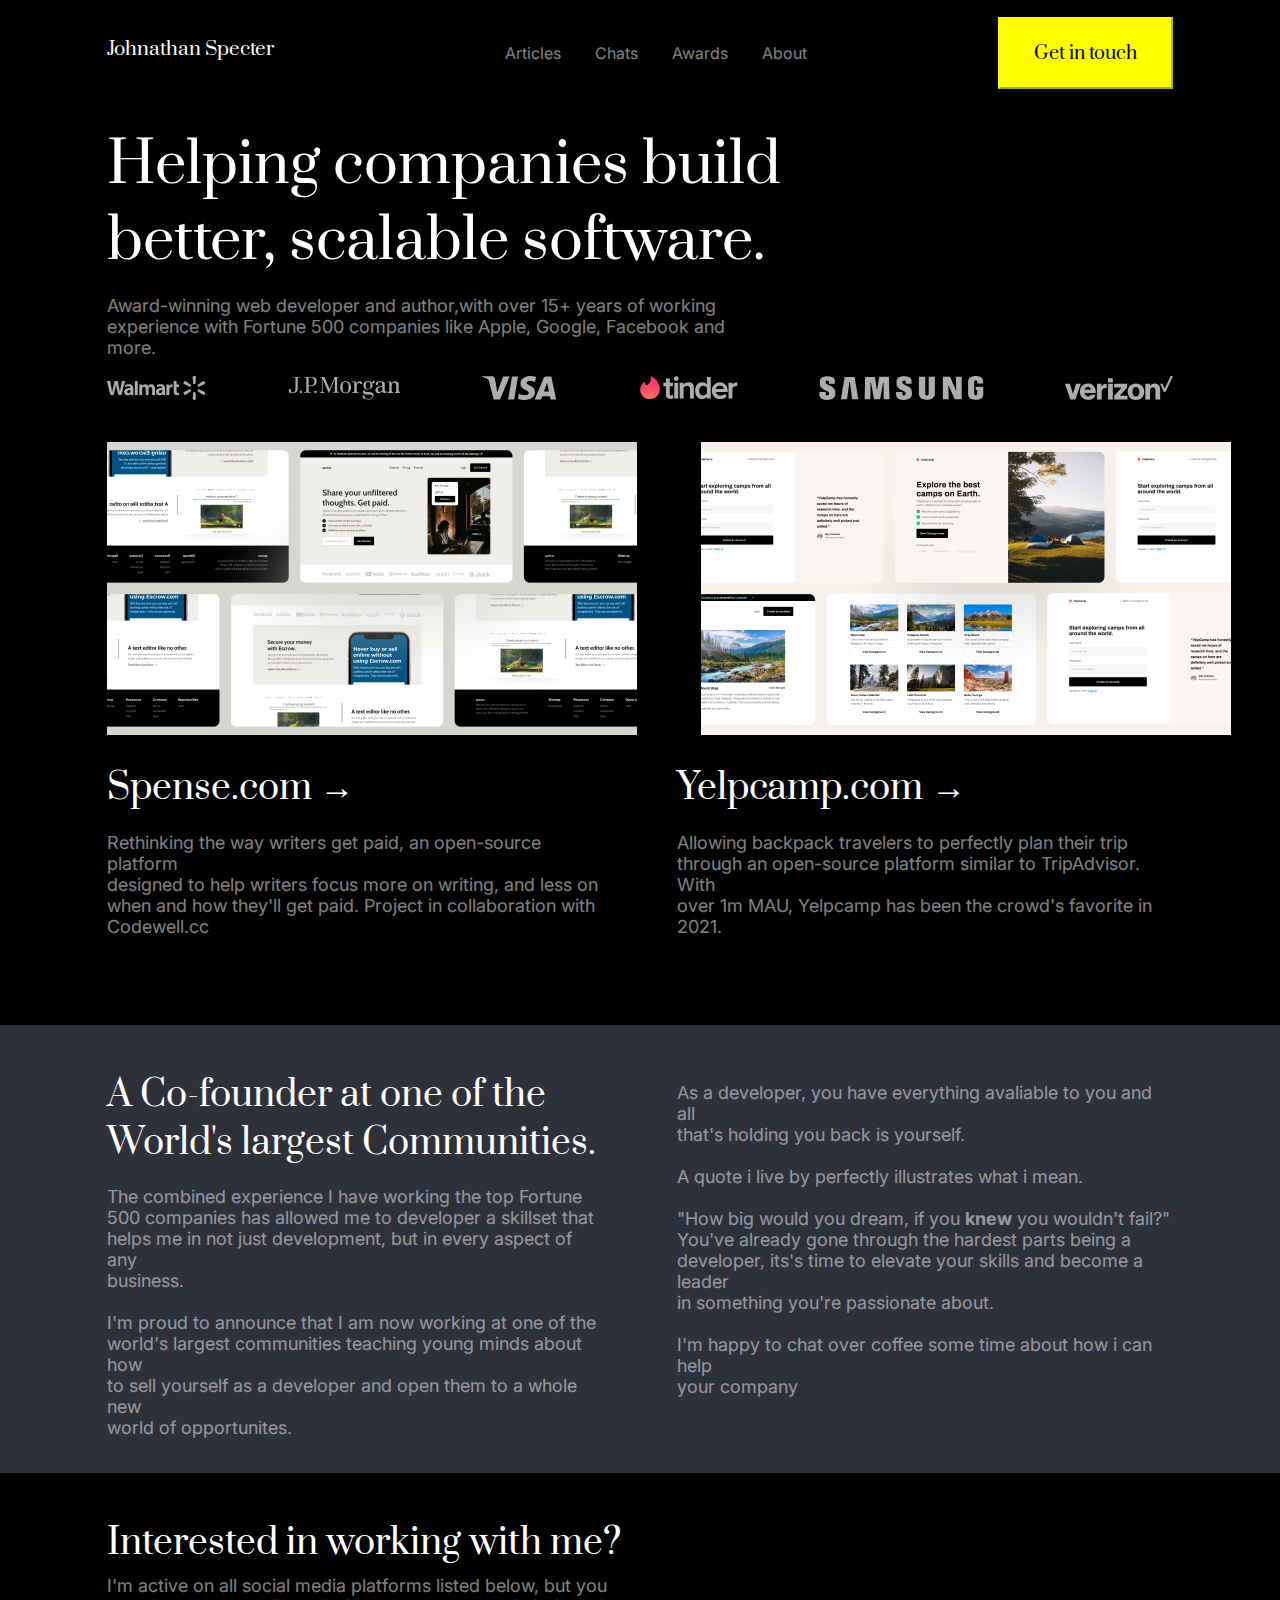
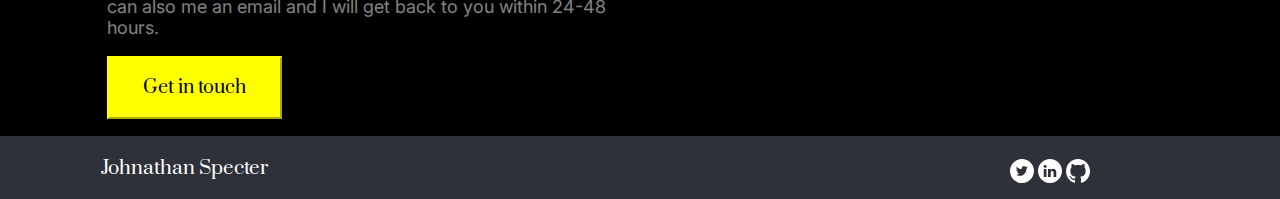
<file: index.html>
<!DOCTYPE html>
<html>
<head>
<meta charset="utf-8">
<meta name="viewport" content="width=device-width, initial-scale=1">
<title>Model Portfolio</title>
<link href='https://fonts.googleapis.com/css?family=Inter' rel='stylesheet'>
    <link href='https://fonts.googleapis.com/css?family=Prata' rel='stylesheet'>
    <link rel="stylesheet" type="text/css" href="Style.css">
</head>
<body>
<div class="black">
<div class="content1">
<header>
<h3>Johnathan Specter</h3>
<nav>
<ul>
<li><a href="#">Articles</a></li>
<li><a href="#">Chats</a></li>
<li><a href="#">Awards</a></li>
<li><a href="#">About</a></li>
</ul>
</nav>
<button class="but1">Get in touch</button>
<div class="ham">
<img src="images\Hamburger Menu.svg" alt="Hamburger Menu">
</div>
</header>
   <h1 class="mh1">Helping companies<br>build better, scalable<br>software.</h1>
<h1 class="h1">Helping companies build<br>better, scalable software.</h1>
<h1 class="th1">Helping companies build<br>better, scalable software.</h1>
<p class="mpara">Award-winning web developer and author,<br>with over 15+ years of working experience <br>with Fortune 500 companies like Apple,<br>Google, Facebook and more.</p>
<p class="tpara">Award-winning web developer and author, with over 15+ years of working<br>experience with Fortune 500 companies like Apple, Google, Facebook and<br>more.</p>
<p class="hpara">Award-winning web developer and author,with over 15+ years of working<br>experience with Fortune 500 companies like Apple, Google, Facebook and<br>more.</p>
<div class="imglogo">

<img class="one" src="images\Walmart.svg" alt="Walmart">
<img class="two" src="images\JP Morgan.svg" alt="JP Morgan">
<img class="three" src="images\Visa.svg" alt="Visa">
<img class="four" src="images\Tinder.svg" alt="Tinder">
<img class="five" src="images\Samsung.svg" alt="Samsung">
<img class="six" src="images\Verizon.svg" alt="Verizon">
</div>
<div class="imglogos">

<img class="one" src="images\Walmart.svg" alt="Walmart">
        <img class="two" src="images\JP Morgan.svg" alt="JP Morgan">
        <img class="three" src="images\Visa.svg" alt="Visa">
        <img class="four" src="images\Tinder.svg" alt="Tinder">
        <img class="five" src="images\Samsung.svg" alt="Samsung">
        <img class="six" src="images\Verizon.svg" alt="Verizon">
</div>
<div class="imgs">
<img src="images\Spense.png" alt="Spense">
        <img src="images\YelpCamp.png" alt="Yelpcamp">
</div>
<div class="para">
<div class="p1">
         <img class="img1" src="images\Spense.png" alt="Spense">
   <h2 class="mh2">Spense.com &#8594;</h2>
   <h2 class="th2">Spense.com &#8594;</h2>
   <h2 class="h2">Spense.com &#8594;</h2>
   <p class="mpara">Rethinking the way writers get paid, an open-<br>source platform designed to help writers<br>focus more on writing, and less on when and<br>how they'll get paid. Project in collaboration<br>with Codewell.cc</p>
   <p class="tpara">Rethinking the way writers get paid, an open-source platform designed to help<br>writers focus more on writing, and less on when and how they'll get paid. Project<br>in collaboration with Codewell.cc</p>
<p class="hpara">Rethinking the way writers get paid, an open-source platform<br>designed to help writers focus more on writing, and less on<br>when and how they'll get paid. Project in collaboration with<br>Codewell.cc</p>
</div>
<div class="p2">
<img class="img2" src="images\YelpCamp.png" alt="Yelpcamp">
   <h2 class="mh2">Yelpcamp.com &#8594;</h2>
   <h2 class="th2">Yelpcamp.com &#8594;</h2>
   <h2 class="h2">Yelpcamp.com &#8594;</h2>
   <p class="mpara">Allowing backpack travelers to perfectly plan<br>their trip through an open-source platform<br>similar to TripAdvisor. With over 1m MAU,<br>Yelpcamp has been the crowd's favorite in<br>2021.</p>
   <p class="tpara">Allowing backpack travelers to perfectly plan their trip through an open-source<br>platform similar to TripAdvisor. With over 1m MAU, Yelpcamp has been the<br>crowd's favorite in 2021.</p>
<p class="hpara">Allowing backpack travelers to perfectly plan their trip<br>through an open-source platform similar to TripAdvisor. With<br> over 1m MAU, Yelpcamp has been the crowd's favorite in<br>2021.</p>
    </div>
    </div>
    </div>
    </div>
    <div class="gray">
    <div class="content2">
    <div class="c1">
    <h2 class="h2">A Co-founder at one of the<br>World's largest Communities.</h2>
    <h2 class="mh2">A Co-founder at one of<br>the World's largest<br>Communities.</h2>
    <h2 class="th2">A Co-founder at one of the World's<br>largest Communities.</h2>
    <p class="mpara">The combined experience I have working at<br>the top Fortune 500 companies has allowed<br>me to developer a skillset that helps me in<br>not just development, but in every aspect of<br>any business.<br><br>I'm proud to announce that I am now working<br>at one of the world's largest communities<br>teaching young minds about how to sell<br>yourself as a developer and open them to a<br>whole new world of opportunites.</p>
    <p class="tpara">The combined experience I have working at the top Fortune 500 companies has<br>allowed me to developer a skillset that helps me in not just development, but in<br>every aspect of any business.<br><br>I'm proud to announce that I am now working at one of the world's largest<br>communities teaching young minds about how to sell yourself as a developer<br>and open them to a whole new world of opportunites.</p>
    <p class="hpara">The combined experience I have working the top Fortune<br>500 companies has allowed me to developer a skillset that<br>helps me in not just development, but in every aspect of any <br>business.<br><br>I'm proud to announce that I am now working at one of the<br> world's largest communities teaching young minds about how<br>to sell yourself as a developer and open them to a whole new<br>world of opportunites.</p>
    </div>
    <div class="c2">
    <p class="mpara">As a developer, you have everything avaliable<br>to you and all that's holding you back is<br>yourself.<br><br>A quote i live by perfectly illustrates what i<br>mean.<br><br>"How big would you dream, if you knew you<br>wouldn't fail?" You've already gone through<br>the hardest parts being a developer, its's time<br>to elevate your skills and become a leader in<br>something you're passionate about.<br><br>I'm happy to chat over coffee some time<br>about how i can help your company</p>
    <p class="tpara">As a developer, you have everything avaliable to you and all that's holding you<br>back is yourself.<br><br>A quote i live by perfectly illustrates what i mean.<br><br>"How big would you dream, if you knew you wouldn't fail?" You've already gone<br>through the hardest parts being a developer, its's time to elevate your skills and<br>become a leader in something you're passionate about.<br><br>I'm happy to chat over coffee some time about how i can help your company</p>
    <p class="hpara">As a developer, you have everything avaliable to you and all<br>that's holding you back is yourself.<br><br>A quote i live by perfectly illustrates what i mean.<br><br>"How big would you dream, if you <b>knew</b> you wouldn't fail?"<br>You've already gone through the hardest parts being a<br>developer, its's time to elevate your skills and become a leader<br>in something you're passionate about.<br><br>I'm happy to chat over coffee some time about how i can help<br>your company</p>
    </div>
    </div>
    </div>
    <div class="black">
    <div class="content3">
    <h2 class="h2">Interested in working with me?</h2>
    <h2 class="mh2">Interested in working<br>with me?</h2>
    <h2 class="th2">Interested in working with me?</h2>
    <p class="mpara">I'm active on all social media platforms listed<br>below, but you can also me an email and I will<br>get back to you within 24-48 hours.</p>
    <p class="tpara">I'm active on all social media platforms listed below, but you<br>can also me an email and I will get back to you within 24-48<br>hours.</p>
    <p class="hpara">I'm active on all social media platforms listed below, but you<br>can also me an email and I will get back to you within 24-48<br>hours.</p>
    <button class="but2">Get in touch</button>
    </div>
    </div>
    <div class="gray">
    <footer class="content4">
    <div class="name">
    <h3>Johnathan Specter</h3>
    </div>
    <div class="icon">
    <img src="images\Twitter.svg" alt="Twitter">
            <img src="images\LinkedIn.svg" alt="LinkedIn.svg">
            <img src="images\Github.svg" alt="Github">
            </div>
    </footer>
    </div>
   
</body>
</html>
</file>
<file: Style.css>
.content1,.content3
{
background-color: rgb(0, 0, 0);
margin-left: 7%;
margin-right: 7%;
padding: 17px;
}
header
{  
display: flex;
justify-content: space-between;
}
ul a
{
text-decoration: none;
padding: 15px;
color: white;
font-family: Inter;
opacity: 0.5;


}
ul li
{
list-style: none;
display: inline-block;


}
button
{
padding: 17px;
width: 175px;
            background-color: yellow;
            font-size: 18px;
            font-family: Prata;
            border-color: yellow;
        
}
nav
{
padding: 10px;
}
.h1
{
font-size: 56px;
color: white;
font-family: Prata;
font-weight: normal;
}
.h2
{
           color: white;
           font-size: 40px;
font-family: Prata;
           font-weight: normal;
}
h3
{
color: white;
font-family: Prata;
font-weight: normal;
}
.hpara
{
margin-top: -2%;
font-size: 18px;
color: white;
font-family: Inter;
opacity: 0.5;
}
.imglogo
{
display: flex;
justify-content: space-between;
}
.imgs
{  
margin-top: 4%;
display: grid;
grid-template-columns: 1fr 1fr;
column-gap: 7%;
}
.para
{
display: grid;
grid-template-columns: 1fr 1fr;
column-gap: 7%;
       margin-bottom:5%;
}
.black
{
background-color: rgb(0, 0, 0);
}
.gray
{
background-color: rgb(46, 48, 58);

}
.content2
{
background-color: rgb(46, 48, 58);
margin-left: 7%;
margin-right: 7%;
display: grid;
grid-template-columns: 1fr 1fr;
column-gap: 7%;
padding: 17px;

}

.c2
{
margin-top: 10%;

}
.content4
{
margin-right: 7%;
margin-left: 7%;
background-color: rgb(46, 48, 58);
display: grid;
grid-template-columns: 1fr;

        }
.icon
{
margin-left:70%;
margin-top: -7%;


}
.h2
{
          color: white;
           font-size: 35px;
font-family: Prata;
           font-weight: normal;
}
@media (max-width: 2000px)
       {
        body
        {
        display: hover;
        margin-left: 0%;
        margin-top: 0%;
        margin-right: 0%;
        margin-bottom: 0%;
        }

        .ham,.mh1,.th1,.mpara,.tpara,.imglogos,.img1,.img2,.mh2,.th2
        {
        display: none;
        }
        .name
        {
        margin-left: 1%;
        }
        .h2
        {
          display: block;
          font-size: 35px;
        }
        .icon
        {
        margin-top: -40px;

        padding-left: 150px;
        }
        .imgs
         {
          display: block;
            display: grid;
            column-gap: 6%;
         }
         
       }

     @media (max-width: 768px)
       {
        *
        {
        margin-left: 0%;
        margin-right:0%;
        }
        .ham
        {
        display: block;
        margin-top: 5%;
        }
        .h1,.h2,.mh1,.mh2,.mpara,.hpara,.but1,.imglogo,ul,.imgs,.dh2
        {
        display: none;
        }
        .th1
        {
                 display: block;
        font-size: 50px;
        color: white;
   font-family: Prata;
   font-weight: normal;
        }
        .th2
        {
        display: block;
        font-size: 30px;
        color: white;
        font-family: Prata;
   font-weight: normal;
        }
        .tpara
        {
        display: block;
        font-size: 15px;
        color: white;
   font-family: Inter;
   opacity: 0.5;
        }
        .imglogos
        {
        display: block;
        display: grid;
                grid-template-columns: 1fr 1fr 1fr ;
                grid-row-gap: 15px;
                padding: 10px;

        }
        .one, .two, .three, .four, .five, .six
             {
            max-width: 50%;
             }
             .para
            {
            display: block;
            display: grid;
            grid-template-columns: 1fr;
            }
        .content2
            {
            display: block;
            display: grid;
            grid-template-columns: 1fr;
            max-width: 100%;
        }
        .but2
            {
               padding: 5px;
  width: 100px;
  height: auto;
               background-color: yellow;
               font-size: 14px;
               font-family: Prata;
               border-color: yellow;
           }
            .img1,.img2
            {
            display: block;
            width: 100%;
            }
            .content4
            {
            margin-left: 9%;
            }
            .icon
            {

            padding-left: 2rem;
            }
       }
         @media (max-width: 480px)
        {
        body
        {

        margin-left: -7%;
        margin-right:-7%;
        }
        .black
        {
        margin-left: 0%;
        margin-right: 0%;
        margin-top: 0%;
        }
        .ham
        {
        margin-top: 5%;
        }
       
        .h1,.h2,.hpara,.but1,ul,.tpara,.imglogos,.th1,.th2,.dh2
        {
        display: none;
        }
        .mh1
        {
                 display: block;
        font-size: 35px;
        color: white;
        font-family: Prata;
        font-weight: normal;
        }
        .mpara
        {
        display: block;
        font-size: 16px;
        color: white;
        font-family: Inter;
        opacity: 0.5;

        }
       
        .imglogo
        {
              display: grid;
              grid-template-columns: 1fr 1fr ;
              grid-row-gap: 15px;
              padding: 35px;
             
            }
            .one, .two, .three, .four, .five, .six
            {
            max-width: 70%;
            }
            .imgs
            {
            display: none;
            }
            .para
            {
            display: grid;
            grid-template-columns: 1fr;
            }
            .img1, .img2
            {
             width: 90%;
            }

            .mh2
            {
            display: block;
            font-size: 29px;
            color: white;
            font-family: Prata;
            font-weight: normal;
            }
            .but2
            {
               padding: 5px;
               width: 100px;
               height: auto;
               background-color: yellow;
               font-size: 10px;
               font-family: Prata;
               border-color: yellow;
            }
            .content2
            {
            display: grid;
            grid-template-columns: 1fr;
            max-width: 100%;
            }
            h3
            {
            font-size: 12px;
            }
            .name
            {
            margin-left: 3%;
            }
            .icon
            {
            padding: 5px;
            }
        }
         @media (max-width: 400px)
          {
        body
        {

        margin-left: -7%;
        margin-right:-9%;
        }
       
        .mh1
        {
       
        font-size: 33px;
       
        }
        .mpara
        {
       
        font-size: 15px;
       

        }
       .mh2
            {
           
            font-size: 30px;
            }
         
            h3
            {
            font-size: 14px;
            }
           
        }
          @media (max-width: 360px)
          {
        body
        {

        margin-left: -7%;
        margin-right:-9%;
        }
       
        .mh1
        {
       
        font-size: 30px;
       
        }
        .mpara
        {
       
        font-size: 13.5px;
       

        }
       .mh2
            {
           
            font-size: 29px;
            }
         
            .h3
            {
            font-size: 13px;
            }
           
        }
         @media (max-width: 350px)
          {
        body
        {

        margin-left: -7%;
        margin-right:-9%;
        }
       
        .mh1
        {
       
        font-size: 29px;
       
        }
        .mpara
        {
       
        font-size: 13px;
       

        }
       .mh2
            {
           
            font-size: 29px;
            }
         
            .h3
            {
            font-size: 13px;
            }
           
        }
         @media (max-width: 340px)
          {
        body
        {

        margin-left: -7%;
        margin-right:-9%;
        }
       
        .mh1
        {
       
        font-size: 28px;
       
        }
        .mpara
        {
       
        font-size: 12px;
       

        }
       .mh2
            {
           
            font-size: 26px;
            }
         
            .h3
            {
            font-size: 12px;
            }
           
        }
</file>
